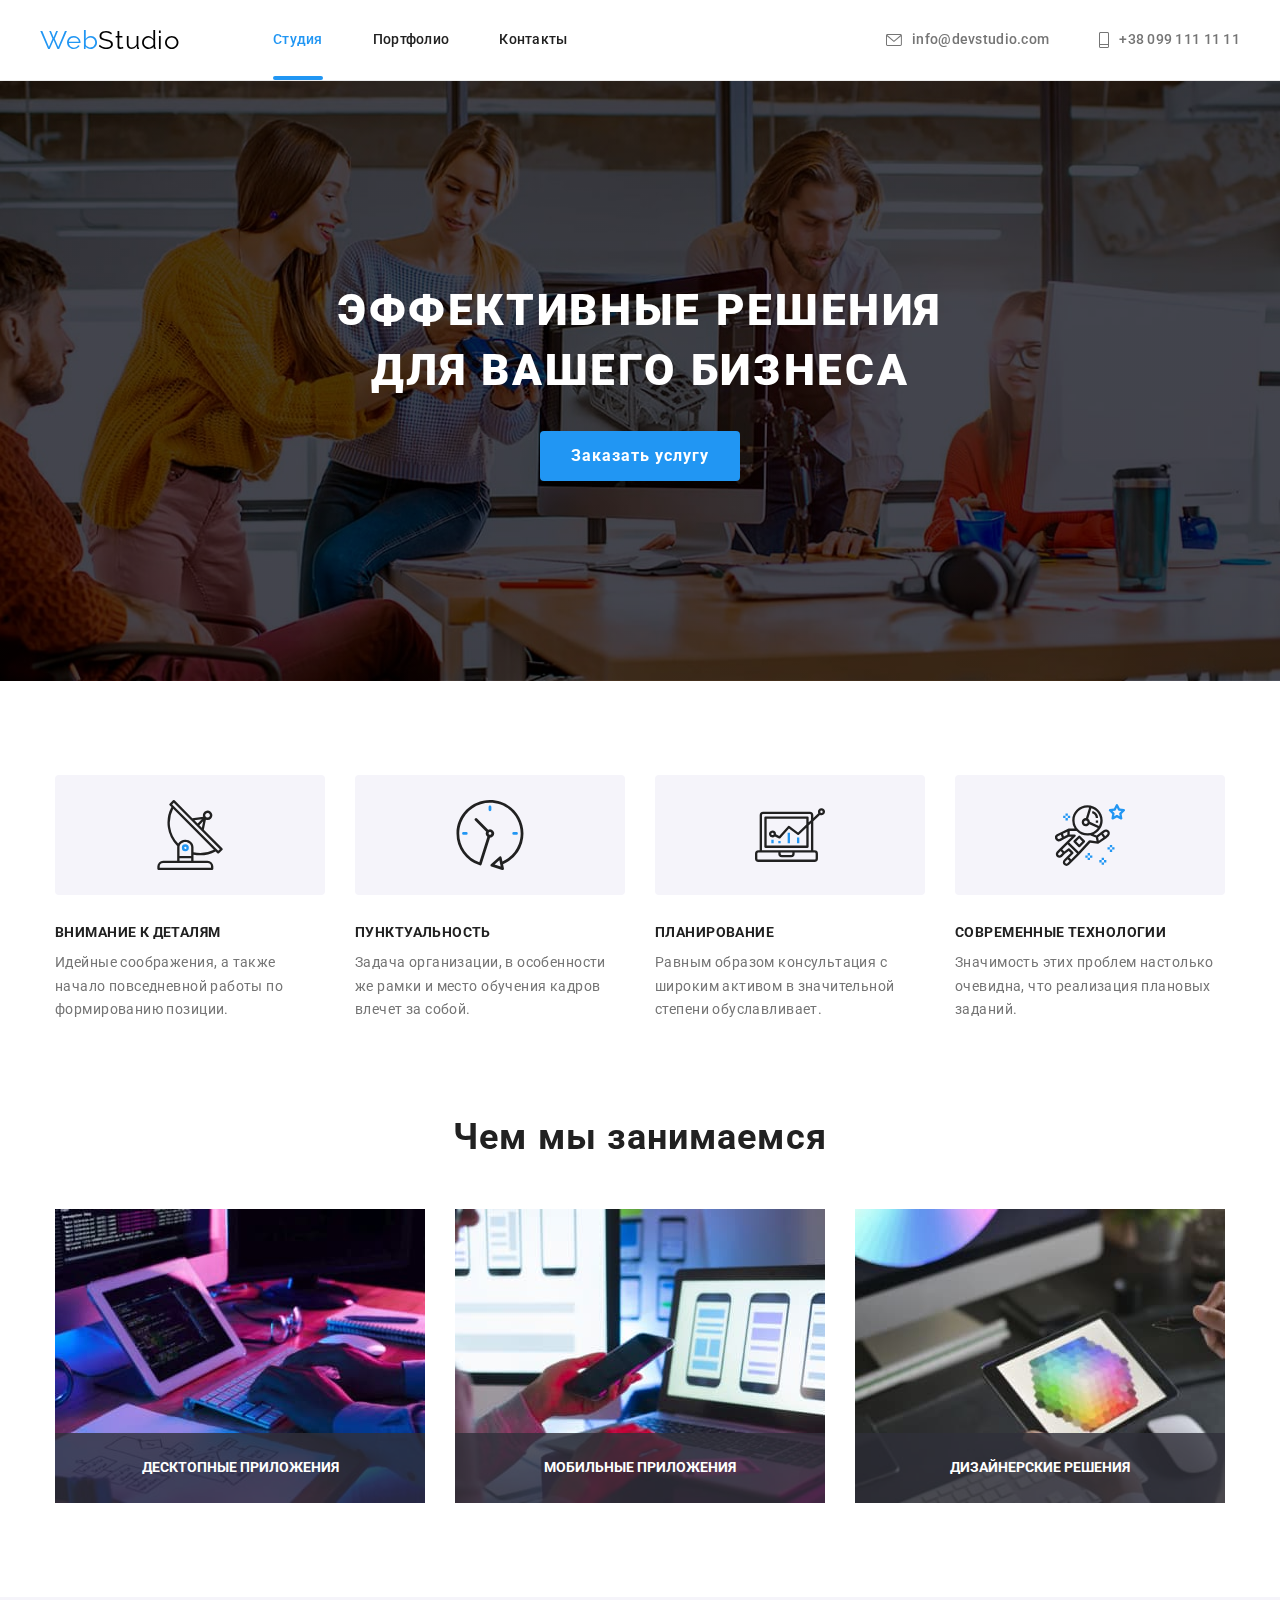
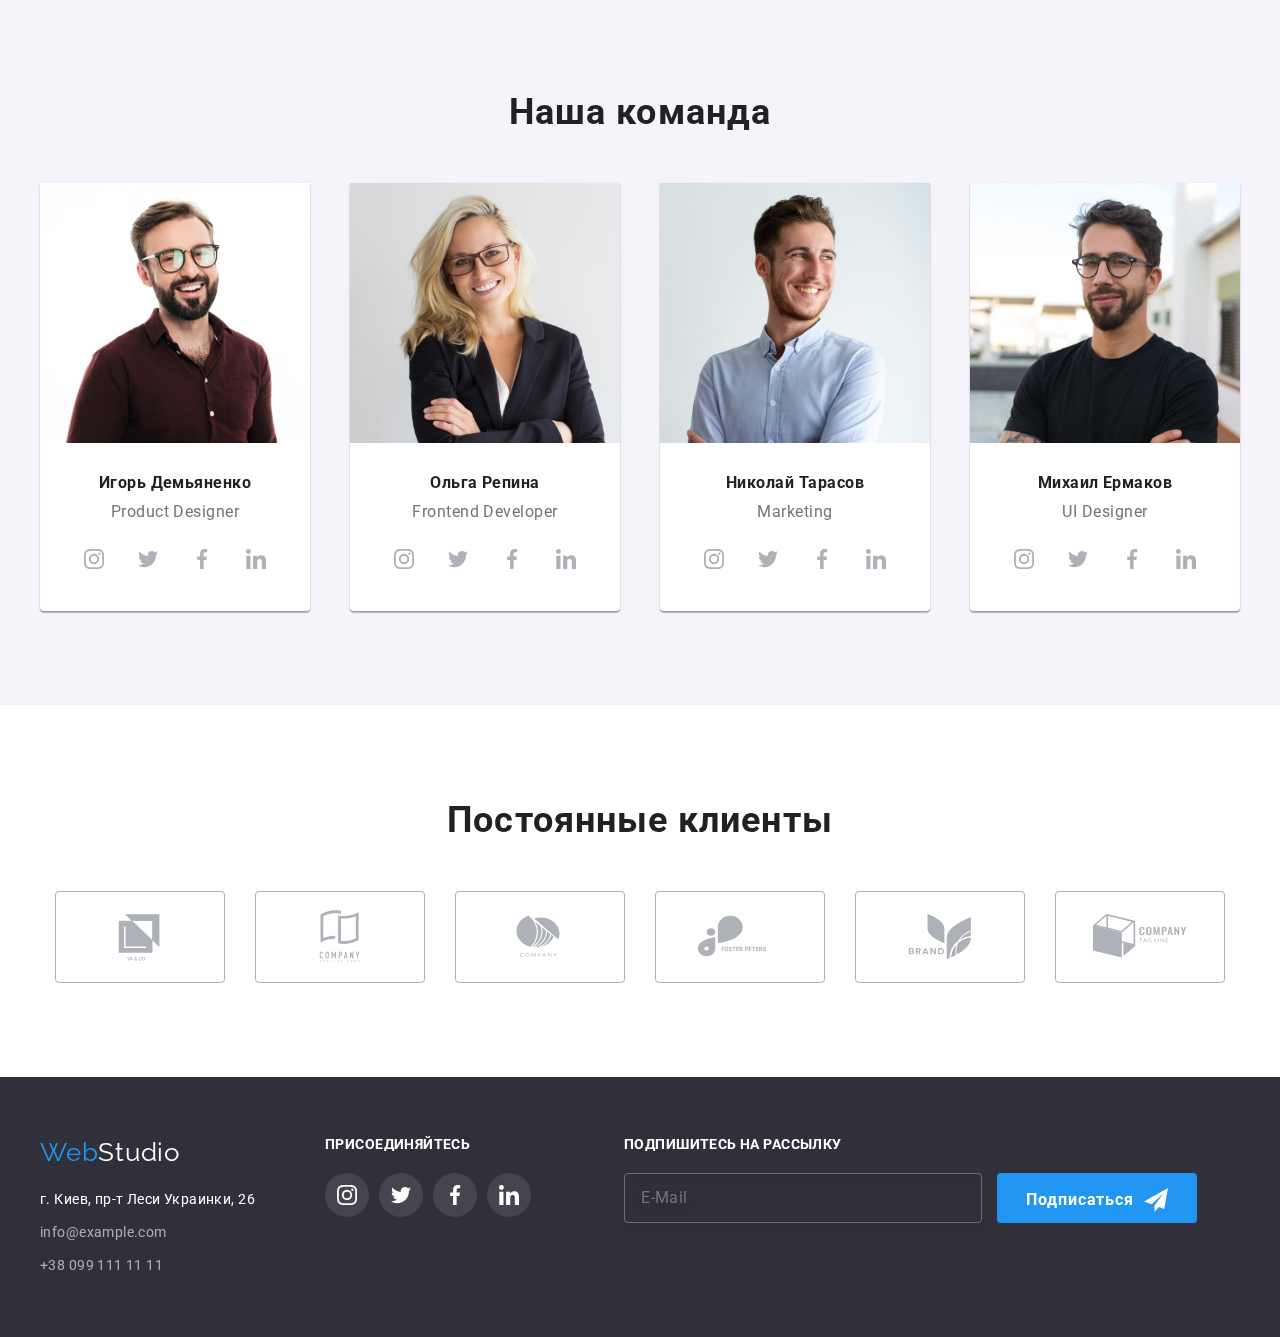
<file: index.html>
<!DOCTYPE html>
<html lang="ru">
  <head>
    <meta charset="UTF-8" />
    <meta http-equiv="X-UA-Compatible" content="IE=edge" />
    <meta name="viewport" content="width=device-width, initial-scale=1.0" />
    <title>Главная</title>
    <link
      href="https://fonts.googleapis.com/css2?family=Raleway:wght@700&family=Roboto:wght@400;500;700;900&display=swap"
      rel="stylesheet"
    />
    <!-- <link rel="stylesheet" href="node_modules/modern-normalize/modern-normalize.css"> -->
    <link rel="stylesheet" href="./css/normalize.css" />
    <link rel="stylesheet" href="./css/main.min.css" />
  </head>
  <body class="page">
    
    <!-- Шапка -->
    <header class="page-header">
      <div class="container page-header__container">
        <nav class="navigation">
          
          <!-- Logo -->
          <div class="logo">
            <a class="logo__link" href="/"
              ><span class="logo__first-text-part">
                Web<span class="logo__second-text-part">Studio</span>
              </span></a
            >
          </div>

          <!-- Navigation -->
          <ul class="navigation__pages">
            <li class="navigation__item">
              <a class="navigation__link navigation__link--active-page" href="./index.html"
                >Студия</a
              >
            </li>
            <li class="navigation__item">
              <a class="navigation__link navigation__link--hover" href="./portfolio.html"
                >Портфолио</a
              >
            </li>
            <li class="navigation__item">
              <a class="navigation__link navigation__link--hover" href="./contacts.html"
                >Контакты</a
              >
            </li>
          </ul>
        </nav>

        <!-- Contacts -->
        <ul class="contacts">
          <li class="contacts__item">
            <a class="contacts__link" href="mailto:info@example.com">
              <svg class="contacts__icon contacts__icon--email">
                <use xlink:href="./images/icons.svg#icon-letter"></use>
              </svg>
              info@devstudio.com
            </a>
          </li>
          <li class="contacts__item">
            <a class="contacts__link" href="tel:380961111111">
              <svg class="contacts__icon contacts__icon--tel">
                <use xlink:href="./images/icons.svg#icon-phone"></use>
              </svg>
              +38 099 111 11 11
            </a>
          </li>
        </ul>
      </div>
    </header>

    <main>
      <section class="page-main">
        
        <!-- Main title -->
        <h1 class="page-main__title is-hidden">Веб-студия по разработке сайтов</h1>

        <!-- Заказать услугу -->
        <section class="order-section">
          <h2 class="order-section__title">Эффективные решения<br />для вашего бизнеса</h2>
          <button class="btn btn--order-section" type="button" data-modal-open>
            Заказать услугу <span></span><span></span><span></span><span></span>
          </button>
        </section>

        <!-- Особенности -->
        <section class="quality-section">
          <div class="container quality-section__container">
            <h2 class="quality-section__title is-hidden">Особенности</h2>

            <ul class="quality-section__list">
              <li class="quality-section__item">
                <div class="quality-section__icon-wrapper">
                  <svg class="quality-section__icon">
                    <use xlink:href="./images/icons.svg#icon-antenna"></use>
                  </svg>
                </div>
                <h3 class="quality-section__item-title">Внимание к деталям</h3>
                <p class="quality-section__text">
                  Идейные соображения, а также начало повседневной работы по формированию позиции.
                </p>
              </li>

              <li class="quality-section__item">
                <div class="quality-section__icon-wrapper">
                  <svg class="quality-section__icon">
                    <use xlink:href="./images/icons.svg#icon-clock"></use>
                  </svg>
                </div>
                <h3 class="quality-section__item-title">Пунктуальность</h3>
                <p class="quality-section__text">
                  Задача организации, в особенности же рамки и место обучения кадров влечет за
                  собой.
                </p>
              </li>

              <li class="quality-section__item">
                <div class="quality-section__icon-wrapper">
                  <svg class="quality-section__icon">
                    <use xlink:href="./images/icons.svg#icon-diagram"></use>
                  </svg>
                </div>
                <h3 class="quality-section__item-title">Планирование</h3>
                <p class="quality-section__text">
                  Равным образом консультация с широким активом в значительной степени
                  обуславливает.
                </p>
              </li>

              <li class="quality-section__item">
                <div class="quality-section__icon-wrapper">
                  <svg class="quality-section__icon">
                    <use xlink:href="./images/icons.svg#icon-astronaut"></use>
                  </svg>
                </div>
                <h3 class="quality-section__item-title">Современные технологии</h3>
                <p class="quality-section__text">
                  Значимость этих проблем настолько очевидна, что реализация плановых заданий.
                </p>
              </li>
            </ul>
          </div>
        </section>

        <!-- Чем мы занимаемся -->
        <section class="ourskills-section">
          <div class="container ourskills-section__container">
            <h2 class="ourskills-section__title">Чем мы занимаемся</h2>

            <ul class="ourskills-section__list">
              <li class="ourskills-section__item">
                <img
                  class="ourskills-section__picture"
                  src="./images/wedo1.jpg"
                  alt="Верстка"
                  width="370"
                />
                <p class="ourskills-section__text">Десктопные приложения</p>
              </li>
              <li class="ourskills-section__item">
                <img
                  class="ourskills-section__picture"
                  src="./images/wedo2.jpg"
                  alt="Дизайн"
                  width="370"
                />
                <p class="ourskills-section__text">Мобильные приложения</p>
              </li>
              <li class="ourskills-section__item">
                <img
                  class="ourskills-section__picture"
                  src="./images/wedo3.jpg"
                  alt="Стиль"
                  width="370"
                />
                <p class="ourskills-section__text">Дизайнерские решения</p>
              </li>
            </ul>
          </div>
        </section>

        <!-- Наша команда -->
        <section class="team-section">
          <div class="container team-section__container">
            
            <!-- Team title -->
            <h2 class="team-section__title">Наша команда</h2>

            <!-- Team list -->
            <ul class="team-section__list">
              <li class="card">
                <img
                  class="card__picture"
                  src="./images/team1.jpg"
                  alt="Фотография сотрудника 1"
                  width="270"
                />
                <div class="card__footer">
                  <h3 class="card__name">Игорь Демьяненко</h3>
                  <p class="card__text">Product Designer</p>

                  <ul class="social-icons">
                    <li class="social-icons__item">
                      <a class="social-icons__link" href="http://instagram.com/smorodsky">
                        <div class="social-icons__ellipse">
                          <svg class="social-icons__icon">
                            <use xlink:href="./images/icons.svg#icon-instagram"></use>
                          </svg>
                        </div>
                      </a>
                    </li>
                    <li class="social-icons__item">
                      <a class="social-icons__link" href="http://twitter.com/smorodskiy">
                        <div class="social-icons__ellipse">
                          <svg class="social-icons__icon">
                            <use xlink:href="./images/icons.svg#icon-twitter"></use>
                          </svg>
                        </div>
                      </a>
                    </li>
                    <li class="social-icons__item">
                      <a class="social-icons__link" href="http://facebook.com/smorodsky">
                        <div class="social-icons__ellipse">
                          <svg class="social-icons__icon">
                            <use xlink:href="./images/icons.svg#icon-facebook"></use>
                          </svg>
                        </div>
                      </a>
                    </li>
                    <li class="social-icons__item">
                      <a class="social-icons__link" href="http://linkedin.com/in/igor-smorodskiy">
                        <div class="social-icons__ellipse">
                          <svg class="social-icons__icon">
                            <use xlink:href="./images/icons.svg#icon-linkedin"></use>
                          </svg>
                        </div>
                      </a>
                    </li>
                  </ul>
                </div>
              </li>

              <li class="card">
                <img
                  class="card__picture"
                  src="./images/team2.jpg"
                  alt="Фотография сотрудника 2"
                  width="270"
                />
                <div class="card__footer">
                  <h3 class="card__name">Ольга Репина</h3>
                  <p class="card__text">Frontend Developer</p>

                  <ul class="social-icons">
                    <li class="social-icons__item">
                      <a class="social-icons__link" href="http://instagram.com/smorodsky">
                        <div class="social-icons__ellipse">
                          <svg class="social-icons__icon">
                            <use xlink:href="./images/icons.svg#icon-instagram"></use>
                          </svg>
                        </div>
                      </a>
                    </li>
                    <li class="social-icons__item">
                      <a class="social-icons__link" href="http://twitter.com/smorodskiy">
                        <div class="social-icons__ellipse">
                          <svg class="social-icons__icon">
                            <use xlink:href="./images/icons.svg#icon-twitter"></use>
                          </svg>
                        </div>
                      </a>
                    </li>
                    <li class="social-icons__item">
                      <a class="social-icons__link" href="http://facebook.com/smorodsky">
                        <div class="social-icons__ellipse">
                          <svg class="social-icons__icon">
                            <use xlink:href="./images/icons.svg#icon-facebook"></use>
                          </svg>
                        </div>
                      </a>
                    </li>
                    <li class="social-icons__item">
                      <a class="social-icons__link" href="http://linkedin.com/in/igor-smorodskiy">
                        <div class="social-icons__ellipse">
                          <svg class="social-icons__icon">
                            <use xlink:href="./images/icons.svg#icon-linkedin"></use>
                          </svg>
                        </div>
                      </a>
                    </li>
                  </ul>
                </div>
              </li>

              <li class="card">
                <img
                  class="card__picture"
                  src="./images/team3.jpg"
                  alt="Фотография сотрудника 3"
                  width="270"
                />
                <div class="card__footer">
                  <h3 class="card__name">Николай Тарасов</h3>
                  <p class="card__text">Marketing</p>

                  <ul class="social-icons">
                    <li class="social-icons__item">
                      <a class="social-icons__link" href="http://instagram.com/smorodsky">
                        <div class="social-icons__ellipse">
                          <svg class="social-icons__icon">
                            <use xlink:href="./images/icons.svg#icon-instagram"></use>
                          </svg>
                        </div>
                      </a>
                    </li>
                    <li class="social-icons__item">
                      <a class="social-icons__link" href="http://twitter.com/smorodskiy">
                        <div class="social-icons__ellipse">
                          <svg class="social-icons__icon">
                            <use xlink:href="./images/icons.svg#icon-twitter"></use>
                          </svg>
                        </div>
                      </a>
                    </li>
                    <li class="social-icons__item">
                      <a class="social-icons__link" href="http://facebook.com/smorodsky">
                        <div class="social-icons__ellipse">
                          <svg class="social-icons__icon">
                            <use xlink:href="./images/icons.svg#icon-facebook"></use>
                          </svg>
                        </div>
                      </a>
                    </li>
                    <li class="social-icons__item">
                      <a class="social-icons__link" href="http://linkedin.com/in/igor-smorodskiy">
                        <div class="social-icons__ellipse">
                          <svg class="social-icons__icon">
                            <use xlink:href="./images/icons.svg#icon-linkedin"></use>
                          </svg>
                        </div>
                      </a>
                    </li>
                  </ul>
                </div>
              </li>
              <li class="card">
                <img
                  class="card__picture"
                  src="./images/team4.jpg"
                  alt="Фотография сотрудника 4"
                  width="270"
                />
                <div class="card__footer">
                  <h3 class="card__name">Михаил Ермаков</h3>
                  <p class="card__text">UI Designer</p>
                  
                  <!-- Social icons -->
                  <ul class="social-icons">
                    <li class="social-icons__item">
                      <a class="social-icons__link" href="http://instagram.com/smorodsky">
                        <div class="social-icons__ellipse">
                          <svg class="social-icons__icon">
                            <use xlink:href="./images/icons.svg#icon-instagram"></use>
                          </svg>
                        </div>
                      </a>
                    </li>
                    <li class="social-icons__item">
                      <a class="social-icons__link" href="http://twitter.com/smorodskiy">
                        <div class="social-icons__ellipse">
                          <svg class="social-icons__icon">
                            <use xlink:href="./images/icons.svg#icon-twitter"></use>
                          </svg>
                        </div>
                      </a>
                    </li>
                    <li class="social-icons__item">
                      <a class="social-icons__link" href="http://facebook.com/smorodsky">
                        <div class="social-icons__ellipse">
                          <svg class="social-icons__icon">
                            <use xlink:href="./images/icons.svg#icon-facebook"></use>
                          </svg>
                        </div>
                      </a>
                    </li>
                    <li class="social-icons__item">
                      <a class="social-icons__link" href="http://linkedin.com/in/igor-smorodskiy">
                        <div class="social-icons__ellipse">
                          <svg class="social-icons__icon">
                            <use xlink:href="./images/icons.svg#icon-linkedin"></use>
                          </svg>
                        </div>
                      </a>
                    </li>
                  </ul>
                </div>
              </li>
            </ul>
          </div>
        </section>

        <!-- Постоянные клиенты -->
        <section class="best-clients-section">
          <div class="container best-clients-section__container">
            <h2 class="best-clients-section__title">Постоянные клиенты</h2>

            <ul class="best-clients-section__list">
              <li class="best-clients-section__item">
                <a href="#" class="best-clients-section__link">
                  <svg class="best-clients-section__icon">
                    <use xlink:href="./images/icons.svg#icon-logo1"></use>
                  </svg>
                </a>
              </li>
              <li class="best-clients-section__item">
                <a href="#" class="best-clients-section__link">
                  <svg class="best-clients-section__icon">
                    <use xlink:href="./images/icons.svg#icon-logo2"></use>
                  </svg>
                </a>
              </li>
              <li class="best-clients-section__item">
                <a href="#" class="best-clients-section__link">
                  <svg class="best-clients-section__icon">
                    <use xlink:href="./images/icons.svg#icon-logo3"></use>
                  </svg>
                </a>
              </li>
              <li class="best-clients-section__item">
                <a href="#" class="best-clients-section__link">
                  <svg class="best-clients-section__icon">
                    <use xlink:href="./images/icons.svg#icon-logo4"></use>
                  </svg>
                </a>
              </li>
              <li class="best-clients-section__item">
                <a href="#" class="best-clients-section__link">
                  <svg class="best-clients-section__icon">
                    <use xlink:href="./images/icons.svg#icon-logo5"></use>
                  </svg>
                </a>
              </li>
              <li class="best-clients-section__item">
                <a href="#" class="best-clients-section__link">
                  <svg class="best-clients-section__icon">
                    <use xlink:href="./images/icons.svg#icon-logo6"></use>
                  </svg>
                </a>
              </li>
            </ul>
          </div>
        </section>
      </section>
    </main>

    <!-- Подвал -->
    <footer class="page-footer">
      <div class="container page-footer__container">
        <div class="page-footer__address-wrapper">
          <!-- Logo -->
          <div class="logo">
            <a class="logo__link logo__link--reset-padding" href="/"
              ><span class="logo__first-text-part">
                Web<span class="logo__second-text-part logo__second-text-part--white">Studio</span>
              </span></a
            >
          </div>

          <!-- Блок с адресом -->
          <address class="address">
            <ul class="address__list">
              <li class="address__item">
                <a
                  class="address__link address__link--white"
                  href="https://www.google.com.ua/maps/@50.4863234,30.4790756,13z?hl=ru"
                  >г. Киев, пр-т Леси Украинки, 26</a
                >
              </li>
              <li class="address__item">
                <a class="address__link" href="mailto:info@example.com">info@example.com</a>
              </li>
              <li class="address__item">
                <a class="address__link" href="tel:380991111111">+38 099 111 11 11</a>
              </li>
            </ul>
          </address>
        </div>

        <!-- Social icons -->
        <div class="page-footer__social-wrapper">
          <h2 class="page-footer__social-wrapper-title">присоединяйтесь</h2>

          <ul class="social-icons">
            <li class="social-icons__item">
              <a class="social-icons__link" href="http://instagram.com/smorodsky">
                <div class="social-icons__ellipse social-icons__ellipse--grey">
                  <svg class="social-icons__icon social-icons__icon--white">
                    <use xlink:href="./images/icons.svg#icon-instagram"></use>
                  </svg>
                </div>
              </a>
            </li>
            <li class="social-icons__item">
              <a class="social-icons__link" href="http://twitter.com/smorodskiy">
                <div class="social-icons__ellipse social-icons__ellipse--grey">
                  <svg class="social-icons__icon social-icons__icon--white">
                    <use xlink:href="./images/icons.svg#icon-twitter"></use>
                  </svg>
                </div>
              </a>
            </li>
            <li class="social-icons__item">
              <a class="social-icons__link" href="http://facebook.com/smorodsky">
                <div class="social-icons__ellipse social-icons__ellipse--grey">
                  <svg class="social-icons__icon social-icons__icon--white">
                    <use xlink:href="./images/icons.svg#icon-facebook"></use>
                  </svg>
                </div>
              </a>
            </li>
            <li class="social-icons__item">
              <a class="social-icons__link" href="http://linkedin.com/in/igor-smorodskiy">
                <div class="social-icons__ellipse social-icons__ellipse--grey">
                  <svg class="social-icons__icon social-icons__icon--white">
                    <use xlink:href="./images/icons.svg#icon-linkedin"></use>
                  </svg>
                </div>
              </a>
            </li>
          </ul>
        </div>
        
        <!-- Subscribe -->
        <div class="subscribe-section">
          <form action="#">
            <h2 class="subscribe-section__title">Подпишитесь на рассылку</h2>
            <input
              class="subscribe-section__input"
              type="email"
              name="email"
              placeholder="E-Mail"
            />
            <button class="btn subscribe-section__btn" type="submit">
              Подписаться<svg class="subscribe-section__icon">
                <use xlink:href="./images/icons.svg#icon-send"></use>
              </svg>
            </button>
          </form>
        </div>
      </div>
    </footer>

    <!-- Modal window -->
    <div class="modal is-hidden" data-modal>
      <div class="modal__window">
        <!-- Close button -->
        <svg class="modal__close-icon" data-modal-close>
          <use xlink:href="./images/icons.svg#icon-close"></use>
        </svg>

        <!-- Submit form -->
        <form class="modal__form" action="#">
          <div class="modal__form-wrapper" role="group" aria-labelledby="modal__form-label">
            <!-- Form title -->
            <p id="modal__form-label" class="modal__form-title">
              Оставьте свои данные, мы вам перезвоним
            </p>

            <!-- Name -->
            <label class="modal__input-box">
              <span class="modal__input-label">Имя</span>
              <input class="modal__input" type="text" id="input-name" name="input-name" autofocus />
              <svg class="modal__input-icon">
                <use xlink:href="./images/icons.svg#icon-avatar"></use>
              </svg>
            </label>

            <!-- Tel -->
            <label class="modal__input-box">
              <span class="modal__input-label">Телефон</span>
              <input
                class="modal__input"
                type="tel"
                id="input-tel"
                name="input-tel"
                pattern="\+[1-9]{1}[0-9]{3,14}"
              />
              <svg class="modal__input-icon">
                <use xlink:href="./images/icons.svg#icon-mobile"></use>
              </svg>
            </label>

            <!-- Email -->
            <label class="modal__input-box">
              <span class="modal__input-label">Почта</span>
              <input class="modal__input" type="email" id="input-email" name="input-email" />
              <svg class="modal__input-icon">
                <use xlink:href="./images/icons.svg#icon-email"></use>
              </svg>
            </label>

            <!-- Comment -->
            <label class="modal__input-box">
              <span class="modal__input-label">Комментарий</span>
              <textarea
                class="modal__comment-area"
                name="feedback-comment"
                cols="30"
                rows="10"
                placeholder="Введите текст"
              ></textarea>
            </label>

            <!-- Checkbox -->
            <label class="modal__checkbox-box">
              <input class="modal__checkbox-native" type="checkbox" name="agree-policy" />

              <!-- Checkbox icon -->
              <span class="modal__checkbox-icon-custom">
                <svg class="modal__checkbox-icon" data-modal-close>
                  <use xlink:href="./images/icons.svg#icon-check"></use>
                </svg>
              </span>

              <!-- Checkbox text -->
              Соглашаюсь с рассылкой и принимаю
              <a href="#" class="modal__checkbox-agree-contract">Условия договора</a>
            </label>

            <!-- Send button -->
            <button class="btn modal__btn" type="submit">Отправить</button>
          </div>
        </form>
      </div>
    </div>

    <!-- Modal window for orders -->
    <script src="./js/modal.js"></script>
  </body>
</html>
</file>
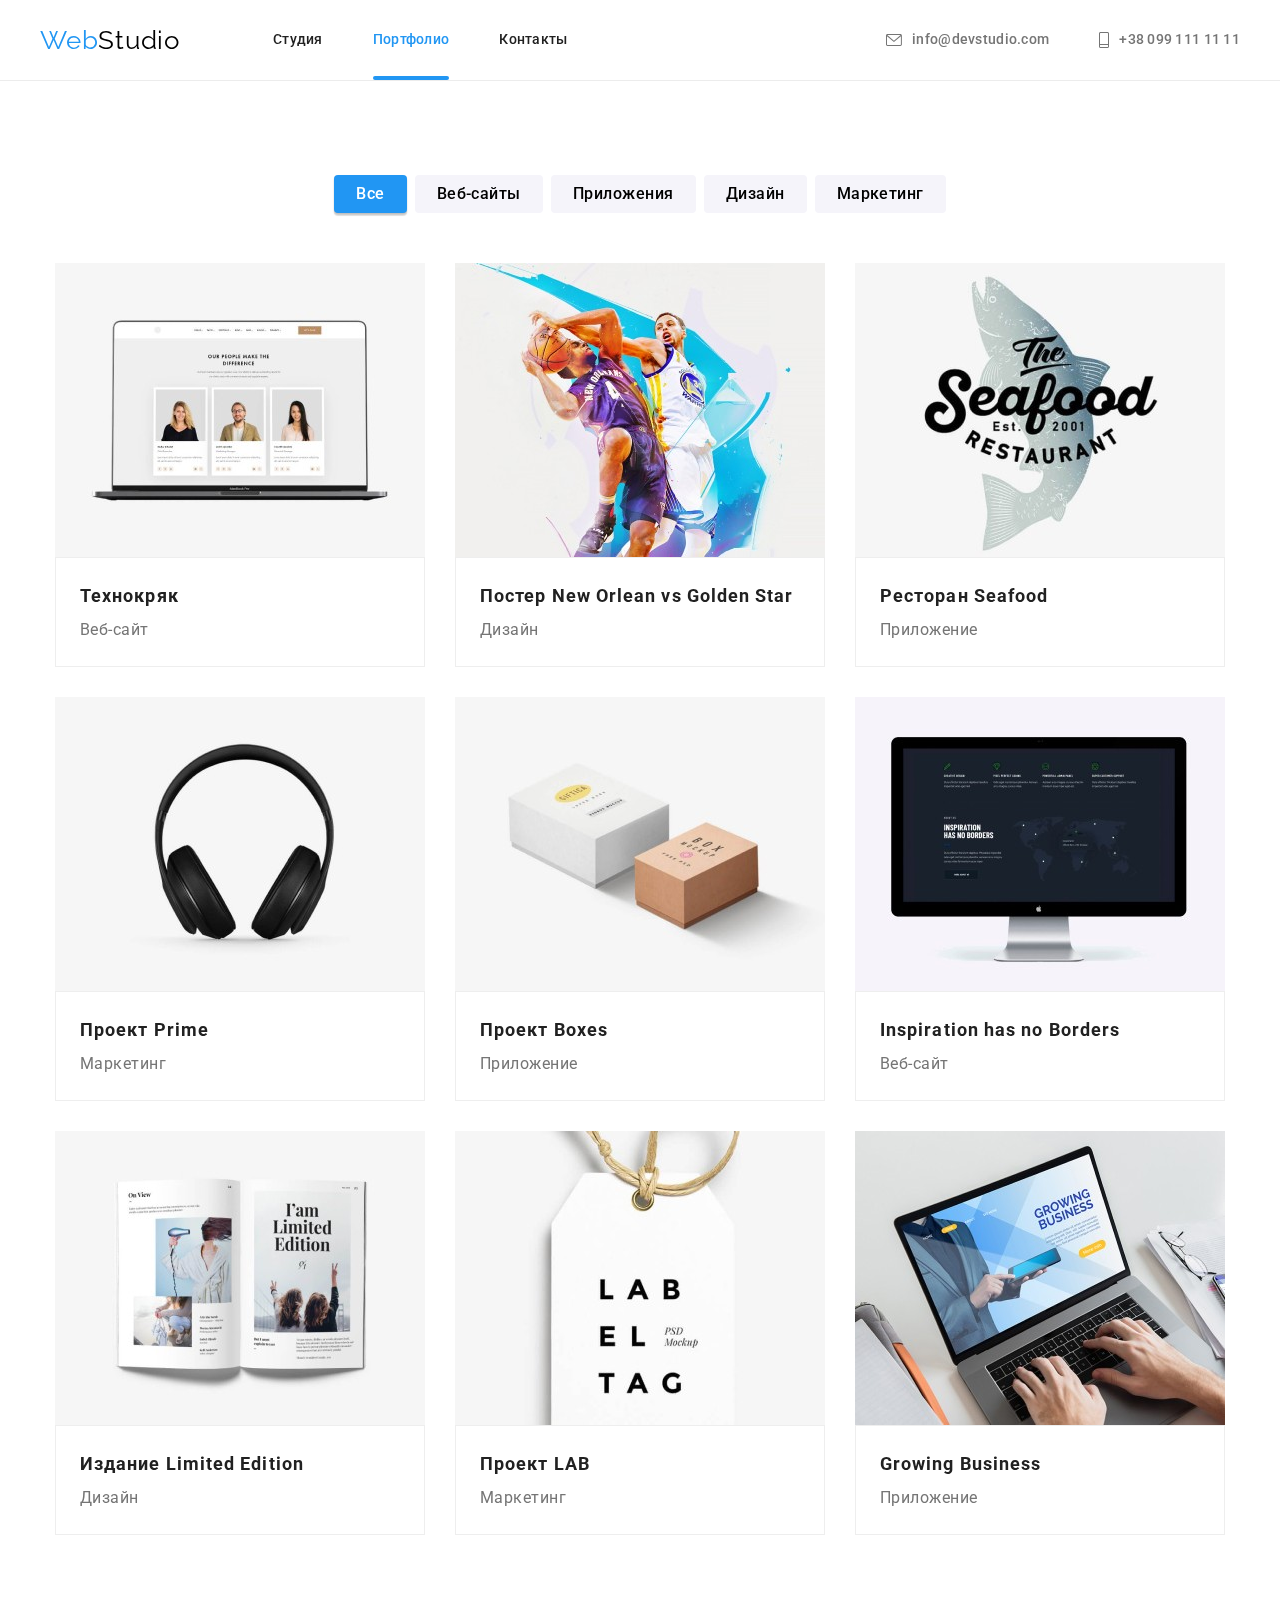
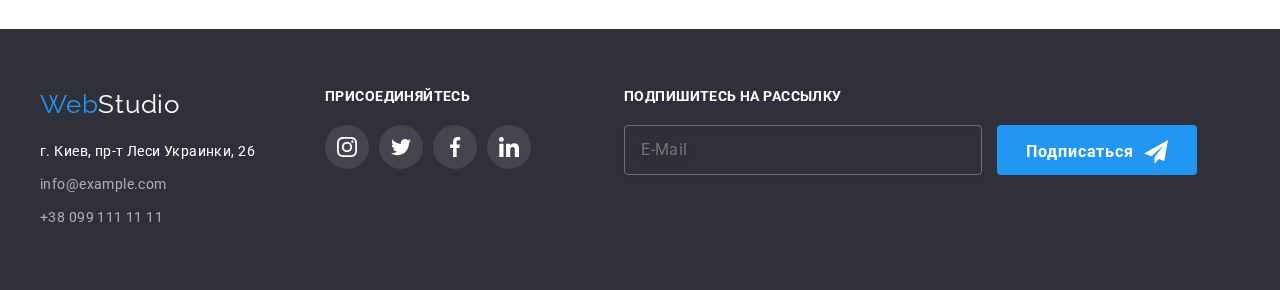
<file: portfolio.html>
<!DOCTYPE html>
<html lang="ru">
  <head>
    <meta charset="UTF-8" />
    <meta http-equiv="X-UA-Compatible" content="IE=edge" />
    <meta name="viewport" content="width=device-width, initial-scale=1.0" />
    <title>Портфолио</title>
    <link
      href="https://fonts.googleapis.com/css2?family=Raleway:wght@700&family=Roboto:wght@400;500;700;900&display=swap"
      rel="stylesheet"
    />
    <link rel="stylesheet" href="./css/normalize.css" />
    <link rel="stylesheet" href="./css/main.min.css" />
  </head>
  <body class="page">
    <!-- Шапка -->
    <header class="page-header">
      <div class="container page-header__container">
        <nav class="navigation">
          <div class="logo">
            <a class="logo__link" href="/"
              ><span class="logo__first-text-part">
                Web<span class="logo__second-text-part">Studio</span>
              </span></a
            >
          </div>

          <ul class="navigation__pages">
            <li class="navigation__item">
              <a class="navigation__link navigation__link--hover" href="./index.html">Студия</a>
            </li>
            <li class="navigation__item">
              <a class="navigation__link navigation__link--active-page" href="./portfolio.html"
                >Портфолио</a
              >
            </li>
            <li class="navigation__item">
              <a class="navigation__link navigation__link--hover" href="./contacts.html"
                >Контакты</a
              >
            </li>
          </ul>
        </nav>

        <ul class="contacts">
          <li class="contacts__item">
            <a class="contacts__link" href="mailto:info@example.com">
              <svg class="contacts__icon contacts__icon--email">
                <use xlink:href="./images/icons.svg#icon-letter"></use>
              </svg>
              info@devstudio.com
            </a>
          </li>
          <li class="contacts__item">
            <a class="contacts__link" href="tel:380961111111">
              <svg class="contacts__icon contacts__icon--tel">
                <use xlink:href="./images/icons.svg#icon-phone"></use>
              </svg>
              +38 099 111 11 11
            </a>
          </li>
        </ul>
      </div>
    </header>

    <main>
      <section class="page-portfolio">
        <div class="container page-portfolio__container">
          <h1 class="page-portfolio__title is-hidden">Страница с шаблонами</h1>

          <!-- Фильтр -->
          <div class="filter">
            <h2 class="filter__title is-hidden">Фильтр</h2>

            <ul class="filter__list">
              <li class="filter__item">
                <button
                  class="btn filter__btn filter__btn--active angleinleft bouncein"
                  type="button"
                >
                  Все
                </button>
              </li>
              <li class="filter__item">
                <button class="btn filter__btn angleinleft bouncein" type="button">
                  Веб-сайты
                </button>
              </li>
              <li class="filter__item">
                <button class="btn filter__btn angleinleft bouncein" type="button">
                  Приложения
                </button>
              </li>
              <li class="filter__item">
                <button class="btn filter__btn angleinleft bouncein" type="button">Дизайн</button>
              </li>
              <li class="filter__item">
                <button class="btn filter__btn angleinleft bouncein" type="button">
                  Маркетинг
                </button>
              </li>
            </ul>
          </div>

          <!-- Шаблоны -->
          <section class="template-section">
            <h2 class="template-section__title is-hidden">Примеры шаблонов сайтов</h2>
            <ul class="template-section__list">
              <li class="template-section__item">
                <a href="#" class="template-section__link">
                  <div class="template-section__header">
                    <img class="template-section__picture" src="./images/template1.jpg" alt="Шаблон Технокряк" width="370" />
                    <p class="template-section__text-float">
                      Ресурс предлагает комплексные предложения с разным уровнем функционала и
                      сервисов. Все это позволит посетителю получить исчерпывающие сведения о
                      компании или частном лице.
                    </p>
                  </div>
                  <div class="template-section__footer">
                    <h3 class="template-section__footer-title">Технокряк</h3>
                    <p class="template-section__footer-text">Веб-сайт</p>
                  </div>
                </a>
              </li>
              <li class="template-section__item">
                <a href="#" class="template-section__link">
                  <div class="template-section__header">
                    <img class="template-section__picture"
                      src="./images/template2.jpg"
                      alt="Шаблон Постер New Orlean vs Golden Star"
                      width="370"
                    />
                    <p class="template-section__text-float">
                      Ресурс предлагает комплексные предложения с разным уровнем функционала и
                      сервисов. Все это позволит посетителю получить исчерпывающие сведения о
                      компании или частном лице.
                    </p>
                  </div>
                  <div class="template-section__footer">
                    <h3 class="template-section__footer-title">Постер New Orlean vs Golden Star</h3>
                    <p class="template-section__footer-text">Дизайн</p>
                  </div>
                </a>
              </li>
              <li class="template-section__item">
                <a href="#" class="template-section__link">
                  <div class="template-section__header">
                    <img class="template-section__picture" src="./images/template3.jpg" alt="Шаблон Ресторан Seafood" width="370" />
                    <p class="template-section__text-float">
                      Ресурс предлагает комплексные предложения с разным уровнем функционала и
                      сервисов. Все это позволит посетителю получить исчерпывающие сведения о
                      компании или частном лице.
                    </p>
                  </div>
                  <div class="template-section__footer">
                    <h3 class="template-section__footer-title">Ресторан Seafood</h3>
                    <p class="template-section__footer-text">Приложение</p>
                  </div>
                </a>
              </li>
              <li class="template-section__item">
                <a href="#" class="template-section__link">
                  <div class="template-section__header">
                    <img class="template-section__picture" src="./images/template4.jpg" alt="Шаблон Проект Prime" width="370" />
                    <p class="template-section__text-float">
                      Ресурс предлагает комплексные предложения с разным уровнем функционала и
                      сервисов. Все это позволит посетителю получить исчерпывающие сведения о
                      компании или частном лице.
                    </p>
                  </div>
                  <div class="template-section__footer">
                    <h3 class="template-section__footer-title">Проект Prime</h3>
                    <p class="template-section__footer-text">Маркетинг</p>
                  </div>
                </a>
              </li>
              <li class="template-section__item">
                <a href="#" class="template-section__link">
                  <div class="template-section__header">
                    <img class="template-section__picture" src="./images/template5.jpg" alt="Шаблон Проект Boxes" width="370" />
                    <p class="template-section__text-float">
                      Ресурс предлагает комплексные предложения с разным уровнем функционала и
                      сервисов. Все это позволит посетителю получить исчерпывающие сведения о
                      компании или частном лице.
                    </p>
                  </div>
                  <div class="template-section__footer">
                    <h3 class="template-section__footer-title">Проект Boxes</h3>
                    <p class="template-section__footer-text">Приложение</p>
                  </div>
                </a>
              </li>
              <li class="template-section__item">
                <a href="#" class="template-section__link">
                  <div class="template-section__header">
                    <img class="template-section__picture"
                      src="./images/template6.jpg"
                      alt="Шаблон Inspiration has no Borders"
                      width="370"
                    />
                    <p class="template-section__text-float">
                      Ресурс предлагает комплексные предложения с разным уровнем функционала и
                      сервисов. Все это позволит посетителю получить исчерпывающие сведения о
                      компании или частном лице.
                    </p>
                  </div>
                  <div class="template-section__footer">
                    <h3 class="template-section__footer-title">Inspiration has no Borders</h3>
                    <p class="template-section__footer-text">Веб-сайт</p>
                  </div>
                </a>
              </li>
              <li class="template-section__item">
                <a href="#" class="template-section__link">
                  <div class="template-section__header">
                    <img class="template-section__picture"
                      src="./images/template7.jpg"
                      alt="Шаблон Издание Limited Edition"
                      width="370"
                    />
                    <p class="template-section__text-float">
                      Ресурс предлагает комплексные предложения с разным уровнем функционала и
                      сервисов. Все это позволит посетителю получить исчерпывающие сведения о
                      компании или частном лице.
                    </p>
                  </div>
                  <div class="template-section__footer">
                    <h3 class="template-section__footer-title">Издание Limited Edition</h3>
                    <p class="template-section__footer-text">Дизайн</p>
                  </div>
                </a>
              </li>
              <li class="template-section__item">
                <a href="#" class="template-section__link">
                  <div class="template-section__header">
                    <img class="template-section__picture" src="./images/template8.jpg" alt="Шаблон Проект LAB" width="370" />
                    <p class="template-section__text-float">
                      Ресурс предлагает комплексные предложения с разным уровнем функционала и
                      сервисов. Все это позволит посетителю получить исчерпывающие сведения о
                      компании или частном лице.
                    </p>
                  </div>
                  <div class="template-section__footer">
                    <h3 class="template-section__footer-title">Проект LAB</h3>
                    <p class="template-section__footer-text">Маркетинг</p>
                  </div>
                </a>
              </li>
              <li class="template-section__item">
                <a href="#" class="template-section__link">
                  <div class="template-section__header">
                    <img class="template-section__picture" src="./images/template9.jpg" alt="Шаблон Growing Business" width="370" />
                    <p class="template-section__text-float">
                      Ресурс предлагает комплексные предложения с разным уровнем функционала и
                      сервисов. Все это позволит посетителю получить исчерпывающие сведения о
                      компании или частном лице.
                    </p>
                  </div>
                  <div class="template-section__footer">
                    <h3 class="template-section__footer-title">Growing Business</h3>
                    <p class="template-section__footer-text">Приложение</p>
                  </div>
                </a>
              </li>
            </ul>
            <!-- </div> -->
          </section>
        </div>
      </section>
    </main>

    <!-- Подвал -->
    <footer class="page-footer">
      <div class="container page-footer__container">
        <div class="page-footer__address-wrapper">
          <!-- Logo -->
          <div class="logo">
            <a class="logo__link logo__link--reset-padding" href="/"
              ><span class="logo__first-text-part">
                Web<span class="logo__second-text-part logo__second-text-part--white">Studio</span>
              </span></a
            >
          </div>

          <!-- Блок с адресом -->
          <address class="address">
            <ul class="address__list">
              <li class="address__item">
                <a
                  class="address__link address__link--white"
                  href="https://www.google.com.ua/maps/@50.4863234,30.4790756,13z?hl=ru"
                  >г. Киев, пр-т Леси Украинки, 26</a
                >
              </li>
              <li class="address__item">
                <a class="address__link" href="mailto:info@example.com">info@example.com</a>
              </li>
              <li class="address__item">
                <a class="address__link" href="tel:380991111111">+38 099 111 11 11</a>
              </li>
            </ul>
          </address>
        </div>

        <!-- Social icons -->
        <div class="page-footer__social-wrapper">
          <h2 class="page-footer__social-wrapper-title">присоединяйтесь</h2>

          <ul class="social-icons">
            <li class="social-icons__item">
              <a class="social-icons__link" href="http://instagram.com/smorodsky">
                <div class="social-icons__ellipse social-icons__ellipse--grey">
                  <svg class="social-icons__icon social-icons__icon--white">
                    <use xlink:href="./images/icons.svg#icon-instagram"></use>
                  </svg>
                </div>
              </a>
            </li>
            <li class="social-icons__item">
              <a class="social-icons__link" href="http://twitter.com/smorodskiy">
                <div class="social-icons__ellipse social-icons__ellipse--grey">
                  <svg class="social-icons__icon social-icons__icon--white">
                    <use xlink:href="./images/icons.svg#icon-twitter"></use>
                  </svg>
                </div>
              </a>
            </li>
            <li class="social-icons__item">
              <a class="social-icons__link" href="http://facebook.com/smorodsky">
                <div class="social-icons__ellipse social-icons__ellipse--grey">
                  <svg class="social-icons__icon social-icons__icon--white">
                    <use xlink:href="./images/icons.svg#icon-facebook"></use>
                  </svg>
                </div>
              </a>
            </li>
            <li class="social-icons__item">
              <a class="social-icons__link" href="http://linkedin.com/in/igor-smorodskiy">
                <div class="social-icons__ellipse social-icons__ellipse--grey">
                  <svg class="social-icons__icon social-icons__icon--white">
                    <use xlink:href="./images/icons.svg#icon-linkedin"></use>
                  </svg>
                </div>
              </a>
            </li>
          </ul>
        </div>

        <!-- Subscribe -->
        <div class="subscribe-section">
          <form action="#">
            <h2 class="subscribe-section__title">Подпишитесь на рассылку</h2>
            <input
              class="subscribe-section__input"
              type="email"
              name="email"
              placeholder="E-Mail"
            />
            <button class="btn subscribe-section__btn" type="submit">
              Подписаться<svg class="subscribe-section__icon">
                <use xlink:href="./images/icons.svg#icon-send"></use>
              </svg>
            </button>
          </form>
        </div>
      </div>
    </footer>
  </body>
</html>
</file>
<file: css/main.min.css>
.contacts__link,.navigation__link{padding-top:32px;padding-bottom:32px}.best-clients-section__container,.team-section__container,.ourskills-section__container,.quality-section__container{padding-top:94px;padding-bottom:94px}.best-clients-section__title,.team-section__title,.ourskills-section__title{padding-bottom:50px;font-weight:700;font-size:36px;line-height:1.17;text-align:center;letter-spacing:.03em;color:#212121}.page-footer__social-wrapper-title,.subscribe-section__title{margin-bottom:20px;font-family:"Roboto";font-style:normal;font-weight:700;font-size:14px;line-height:1.14;letter-spacing:.03em;text-transform:uppercase;color:#fff}.is-hidden{position:absolute;opacity:0;visibility:hidden;pointer-events:none}.container{margin-left:auto;margin-right:auto;margin-top:0;margin-bottom:0;max-width:1200px;width:100%}.page{font-family:Roboto,"Lucida Sans","Lucida Sans Regular","Lucida Grande","Lucida Sans Unicode",Geneva,Verdana,sans-serif;font-size:14px;background:#fff;color:#757575}a{text-decoration:none}img{display:block}li{list-style:none;padding:0}.logo{font-family:"Raleway";font-size:26px;line-height:1.19;letter-spacing:.03em}.logo__link{padding-top:25px;padding-bottom:25px}.logo__link--reset-padding{padding:0}.logo__first-text-part{color:#2196f3}.logo__second-text-part{color:#000}.logo__second-text-part--white{color:#fff}.navigation{display:flex;align-items:center}.navigation__pages{display:flex;margin-left:93px;font-weight:500;line-height:1.14;letter-spacing:.02em;color:#212121}.navigation__item{margin-right:50px}.navigation__link{position:relative;display:inline-block;color:#212121}.navigation__link--active-page{color:#2196f3}.navigation__link--active-page::after{position:absolute;left:0;bottom:0;width:100%;height:4px;border-radius:2px;background-color:#2196f3;content:""}.navigation__link--hover::before,.navigation__link--hover::after{position:absolute;left:50%;width:0;border-radius:2px;background-color:#2196f3;color:rgba(0,0,0,0);transition:width .25s cubic-bezier(0.4, 0, 0.2, 1) 0s,left .25s cubic-bezier(0.4, 0, 0.2, 1) 0s;content:""}.navigation__link--hover::after{bottom:0;height:4px}.navigation__link--hover::before{top:35%;height:25px;mix-blend-mode:screen}.navigation__link--hover:hover::after,.navigation__link--hover:hover::before{left:0;width:100%}.contacts{display:flex;font-weight:500;line-height:1.14;letter-spacing:.02em;transition:color .25s cubic-bezier(0.4, 0, 0.2, 1)}.contacts__item{display:flex;align-items:center;margin-left:50px}.contacts__link{display:flex;align-items:center;color:#757575}.contacts__icon{margin-right:10px;fill:#757575}.contacts__icon--email{width:16px;height:12px}.contacts__icon--tel{width:10px;height:16px}.contacts__link:hover,.contacts__link:focus{color:#2196f3}.contacts__link:hover .contacts__icon,.contacts__link:focus .contacts__icon{fill:#2196f3;transition:fill .25s cubic-bezier(0.4, 0, 0.2, 1);-webkit-animation:flip-scale-up-ver .25s cubic-bezier(0.4, 0, 0.2, 1) both;animation:flip-scale-up-ver .25s cubic-bezier(0.4, 0, 0.2, 1) both}@-webkit-keyframes flip-scale-up-ver{0%{transform:rotateY(0)}50%{transform:rotateY(90deg)}100%{transform:rotateY(180deg)}}@keyframes flip-scale-up-ver{0%{transform:rotateY(0)}50%{transform:rotateY(90deg)}100%{transform:rotateY(180deg)}}.address__list{font-style:normal;line-height:1.71;letter-spacing:.03em}.address__item{padding-top:9px}.address__item:first-child{padding-top:20px}.address__link{color:rgba(255,255,255,.6);transition:color .25s cubic-bezier(0.4, 0, 0.2, 1)}.address__link--white{color:#fff}.address__link:focus,.address__link:hover{color:#2196f3}.subscribe-section{margin-left:93px}.subscribe-section__input{vertical-align:top;box-sizing:border-box;padding:15px 16px 15px 16px;width:358px;height:50px;font-size:16px;line-height:1.26;letter-spacing:.03em;color:rgba(255,255,255,.6);background-color:rgba(0,0,0,0);border:1px solid rgba(255,255,255,.3);filter:drop-shadow(0px 4px 4px rgba(0, 0, 0, 0.15));border-radius:4px}.subscribe-section__input:invalid{border:2px solid red}.subscribe-section__btn{margin-left:12px;transition:box-shadow .25s cubic-bezier(0.4, 0, 0.2, 1)}.subscribe-section__icon{position:relative;top:7px;padding-left:10px;width:24px;height:24px;fill:#fff}.subscribe-section__btn:hover{box-shadow:0px 4px 4px rgba(0,0,0,.15)}.btn{height:50px;width:200px;align-items:center;font-weight:700;font-size:16px;line-height:1.87;letter-spacing:.06em;border-radius:4px;border:0;background:#2196f3;color:#fff;cursor:pointer}.social-icons{display:flex;justify-content:center}.social-icons__item:first-child{margin-left:0}.social-icons__item{margin-left:10px}.social-icons__ellipse{display:flex;justify-content:center;align-items:center;width:44px;height:44px;border-radius:50%;background-color:#fff;transition:background-color,.25s cubic-bezier(0.4, 0, 0.2, 1)}.social-icons__ellipse--grey{background-color:rgba(255,255,255,.1)}.social-icons__icon{width:20px;height:20px;fill:#afb1b8;transition:fill,.25s cubic-bezier(0.4, 0, 0.2, 1)}.social-icons__icon--white{fill:#fff}.social-icons__ellipse:hover{background-color:#2196f3}.social-icons__ellipse:hover .social-icons__icon{fill:#fff}.page-header{display:flex;border-bottom:#ececec;border-bottom-style:solid;border-bottom-width:1px}.page-header__container{display:flex;justify-content:space-between}.page-footer{padding-top:60px;padding-bottom:60px;background-color:#2f303a}.page-footer__container{display:flex}.page-footer__social-wrapper{margin-left:70px}.order-section{max-width:1600px;margin-right:auto;margin-left:auto;padding-top:200px;padding-bottom:200px;background-repeat:no-repeat;background-position:center;background-size:cover;background-color:#2f303a;background-image:linear-gradient(rgba(0, 0, 0, 0.5), rgba(0, 0, 0, 0.5)),url(../images/bg_hero.jpg)}.order-section__title{font-weight:900;font-size:44px;line-height:1.36;text-align:center;letter-spacing:.06em;text-transform:uppercase;color:#fff}.order-section span{position:absolute;left:calc((var(--n) - 1)*25%);width:25%;height:100%;border-radius:50%;background-color:#0372f1;transform:translateY(100%);transition:.25s;transition-timing-function:cubic-bezier(0.4, 0, 0.2, 1);transition-delay:calc((var(--n) - 1)*.05s);z-index:-1}.order-section span:nth-child(1){--n: 1}.order-section span:nth-child(2){--n: 2}.order-section span:nth-child(3){--n: 3}.order-section span:nth-child(4){--n: 4}.btn--order-section{position:relative;display:block;margin:30px auto 0;overflow:hidden;z-index:1}.btn--order-section:hover{color:#fff}.btn--order-section:hover span{transform:translateY(0) scale(2)}.quality-section__list{display:flex;justify-content:center}.quality-section__item:first-child{margin-left:0}.quality-section__item{margin-left:30px;width:270px}.quality-section__icon-wrapper{height:120px;display:flex;box-sizing:border-box;justify-content:center;align-items:center;margin-bottom:30px;background:#f5f4fa;border-radius:4px}.quality-section__icon{width:70px;height:70px}.quality-section__item-title{padding-bottom:10px;font-weight:700;font-size:14px;line-height:1.14;letter-spacing:.03em;text-transform:uppercase;color:#212121}.quality-section__text{font-size:14px;line-height:1.71;letter-spacing:.03em}.ourskills-section{padding-top:0}.ourskills-section__container{padding-top:0}.ourskills-section__list{display:flex;justify-content:center}.ourskills-section__item{position:relative;margin-right:30px}.ourskills-section__item:last-child{margin-right:0}.ourskills-section__picture{position:relative;display:block}.ourskills-section__text{position:absolute;bottom:0;height:70px;width:100%;display:flex;justify-content:center;align-items:center;font-weight:700;line-height:1.14;text-transform:uppercase;color:#fff;background:rgba(47,48,58,.8)}.team-section{background-color:#f5f4fa}.team-section__title{color:#212121}.team-section__list{display:flex;justify-content:space-between;font-weight:500;font-size:16px;line-height:1.187;text-align:center;letter-spacing:.03em}.best-clients-section__list{display:flex;justify-content:center}.best-clients-section__item:first-child{margin-left:0}.best-clients-section__item{display:flex;align-items:center;justify-content:center;box-sizing:border-box;width:170px;height:92px;margin-left:30px;border:1px solid #afb1b8;border-radius:4px;cursor:pointer}.best-clients-section__link{position:relative;display:flex;align-items:center;justify-content:center;width:100%;height:100%}.best-clients-section__icon{width:106px;height:60px;fill:#afb1b8;transition:fill .25s cubic-bezier(0.4, 0, 0.2, 1)}.best-clients-section__link:after,.best-clients-section__link:before{position:absolute;left:-2px;display:inline-block;height:98%;width:99%;opacity:0;transition:opacity .25s cubic-bezier(0.4, 0, 0.2, 1),transform .25s cubic-bezier(0.4, 0, 0.2, 1);content:""}.best-clients-section__link:before{border-radius:7px;border-left:3px solid #2196f3;border-right:3px solid #2196f3;transform:scale(1, 0);height:102%}.best-clients-section__link:after{border-radius:7px;border-bottom:3px solid #2196f3;border-top:3px solid #2196f3;transform:scale(0, 1);left:-2px;width:101%}.best-clients-section__link:hover:after,.best-clients-section__link:hover:before{opacity:1;transform:scale(1)}.best-clients-section__item:focus .best-clients-section__icon,.best-clients-section__item:hover .best-clients-section__icon{fill:#2196f3}.modal{position:fixed;top:0;left:0;bottom:0;right:0;background:rgba(0,0,0,.2);z-index:100;transition:opacity .25s,visibility .25s}.modal__window{position:relative;top:50%;left:50%;width:528px;transform:translate(-50%, -50%);box-shadow:0px 1px 3px rgba(0,0,0,.12),0px 1px 1px rgba(0,0,0,.14),0px 2px 1px rgba(0,0,0,.2);border-radius:4px;background-color:#fff}.modal__close-icon{position:absolute;right:0;margin:8px;width:30px;height:30px;border:1px solid rgba(0,0,0,.1);border-radius:50%;background:#fff;transition:fill .25s cubic-bezier(0.4, 0, 0.2, 1);cursor:pointer}.modal__form-wrapper{display:flex;flex-direction:column;height:100%;padding:40px}.modal__form-title{margin-bottom:12px;font-weight:700;font-size:20px;line-height:1.15;text-align:center;letter-spacing:.03em;color:#212121}.modal__input-box{position:relative;font-size:12px;line-height:1.17;letter-spacing:.01em}.modal__input-label{display:block;margin-top:10px;margin-bottom:4px}.modal__input{box-sizing:border-box;padding-left:40px;width:100%;height:40px;border:1px solid rgba(33,33,33,.2);border-radius:4px;outline:none;transition:border .25s cubic-bezier(0.4, 0, 0.2, 1)}.modal__input-icon{position:absolute;top:58%;left:12px;width:18px;height:18px;transition:fill .25s cubic-bezier(0.4, 0, 0.2, 1);pointer-events:none}.modal__comment-area{width:100%;padding:12px;height:120px;resize:none;border:1px solid rgba(33,33,33,.2);border-radius:4px;font-size:14px;line-height:1.14;letter-spacing:.01em;box-sizing:border-box;outline:none;transition:border .25s cubic-bezier(0.4, 0, 0.2, 1)}.modal__checkbox-box{display:flex;align-items:center;gap:8px;margin-top:20px;line-height:1.71;letter-spacing:.03em}.modal__checkbox-native{-moz-appearance:none;-webkit-appearance:none;appearance:none}.modal__checkbox-icon-custom{position:relative;display:inline-block;width:16px;height:15px;border:2px solid #000;border-radius:2px;box-sizing:border-box;fill:rgba(0,0,0,0)}.modal__checkbox-icon{position:absolute;display:block;top:-2px;left:-2px;width:16px;height:15px}.modal__checkbox-agree-contract{color:#2196f3;text-decoration:underline}.modal__comment-area::-moz-placeholder{color:rgba(117,117,117,.5)}.modal__comment-area:-ms-input-placeholder{color:rgba(117,117,117,.5)}.modal__comment-area::placeholder{color:rgba(117,117,117,.5)}.modal__btn{margin:30px auto 0;background:#2196f3;border-radius:4px;border:none;transition:box-shadow .25s cubic-bezier(0.4, 0, 0.2, 1)}.modal__close-icon:hover{fill:#2196f3}.modal__input-box .modal__input:focus,.modal__input-box .modal__input:hover{border:1px solid #2196f3;fill:#2196f3}.modal__input-box .modal__input:hover+.modal__input-icon{fill:#2196f3}.modal__input:invalid{border:2px solid red}.modal__comment-area:focus,.modal__comment-area:hover{border:1px solid #2196f3}.modal__checkbox-native:focus+.modal__checkbox-icon-custom::before{position:absolute;top:-4px;left:-4px;width:16px;height:15px;border:2px solid rgba(255,99,71,.5);border-radius:2px;content:""}.modal__checkbox-native:checked+.modal__checkbox-icon-custom{border:2px solid rgba(0,0,0,0)}.modal__checkbox-native:checked+.modal__checkbox-icon-custom>.modal__checkbox-icon{fill:#2196f3}.modal__checkbox-native:disabled+.modal__checkbox-icon-custom{border:2px solid gray}.modal__checkbox-native:disabled:checked+.modal__checkbox-icon-custom{opacity:.5}.modal__btn:hover{box-shadow:0px 4px 4px rgba(0,0,0,.15)}.card{background:#fff;box-shadow:0px 1px 3px rgba(0,0,0,.12),0px 1px 1px rgba(0,0,0,.14),0px 2px 1px rgba(0,0,0,.2);border-radius:0px 0px 4px 4px}.card__picture{display:block;box-sizing:border-box;max-width:100%}.card__footer{padding:30px}.card__name{margin-bottom:10px;font-size:16px;color:#212121}.card__text{margin-bottom:16px;font-weight:400}.page-portfolio__container{padding-top:94px;padding-bottom:94px}.filter{margin-bottom:50px}.filter__list{display:flex;justify-content:center;flex-wrap:wrap}.filter__item{margin-left:8px}.filter__item:first-child{margin-left:0}.filter__btn{position:relative;height:38px;width:auto;padding-left:22px;padding-right:22px;font-weight:500;font-size:16px;line-height:1.63;letter-spacing:.03em;color:#000;background-color:rgba(0,0,0,0);overflow:hidden;transition:background-color .25s cubic-bezier(0.4, 0, 0.2, 1),color .25s cubic-bezier(0.4, 0, 0.2, 1),box-shadow .25s cubic-bezier(0.4, 0, 0.2, 1);cursor:pointer}.filter__btn::before,.filter__btn::after{content:"";position:absolute;left:0;top:0;right:0;bottom:0;height:100%;background-color:#2196f3;z-index:-1;transform:translate3D(0, -100%, 0);transition:transform .25s cubic-bezier(0.4, 0, 0.2, 1)}.filter__btn::after{width:200%;transform-origin:0 bottom;transform:translate3D(-50%, 0, 0) rotate(-50deg)}.filter__btn:before{background:#f5f4fa;z-index:-2;transform:translate3D(0, 0, 0)}.filter__btn--active{color:#fff;background-color:#2196f3;box-shadow:0px 3px 1px rgba(0,0,0,.1),0px 1px 2px rgba(0,0,0,.08),0px 2px 2px rgba(0,0,0,.12)}.filter__btn:hover{color:#fff;box-shadow:0px 3px 1px rgba(0,0,0,.1),0px 1px 2px rgba(0,0,0,.08),0px 2px 2px rgba(0,0,0,.12)}.filter__btn:hover::after{transform:rotate(0deg);transition:transform .25s}.template-section__list{margin:-15px;display:flex;flex-wrap:wrap;justify-content:center}.template-section__item{margin:15px;max-width:370px;box-sizing:border-box;background:#fff}.template-section__link{line-height:0;color:inherit;transition:box-shadow .25s cubic-bezier(0.4, 0, 0.2, 1);cursor:pointer}.template-section__header{position:relative;overflow:hidden}.template-section__picture{display:block;max-width:100%;box-sizing:border-box}.template-section__text-float{position:absolute;top:100%;bottom:0;padding:63px 24px;font-size:18px;line-height:1.56;letter-spacing:.03em;background-color:#2196f3;color:#fff;transition:top .25s cubic-bezier(0.4, 0, 0.2, 1)}.template-section__footer{padding:20px 24px;border:1px solid #eee}.template-section__footer-title{font-weight:700;font-size:18px;letter-spacing:.06em;color:#212121}.template-section__footer-text{font-size:16px;letter-spacing:.03em}.template-section__footer-title,.template-section__footer-text{line-height:2}.template-section__link:hover{box-shadow:0px 1px 1px rgba(0,0,0,.12),0px 4px 4px rgba(0,0,0,.06),1px 4px 6px rgba(0,0,0,.16)}.template-section__link:hover .template-section__text-float{top:0;display:block}/*# sourceMappingURL=main.min.css.map */
</file>
